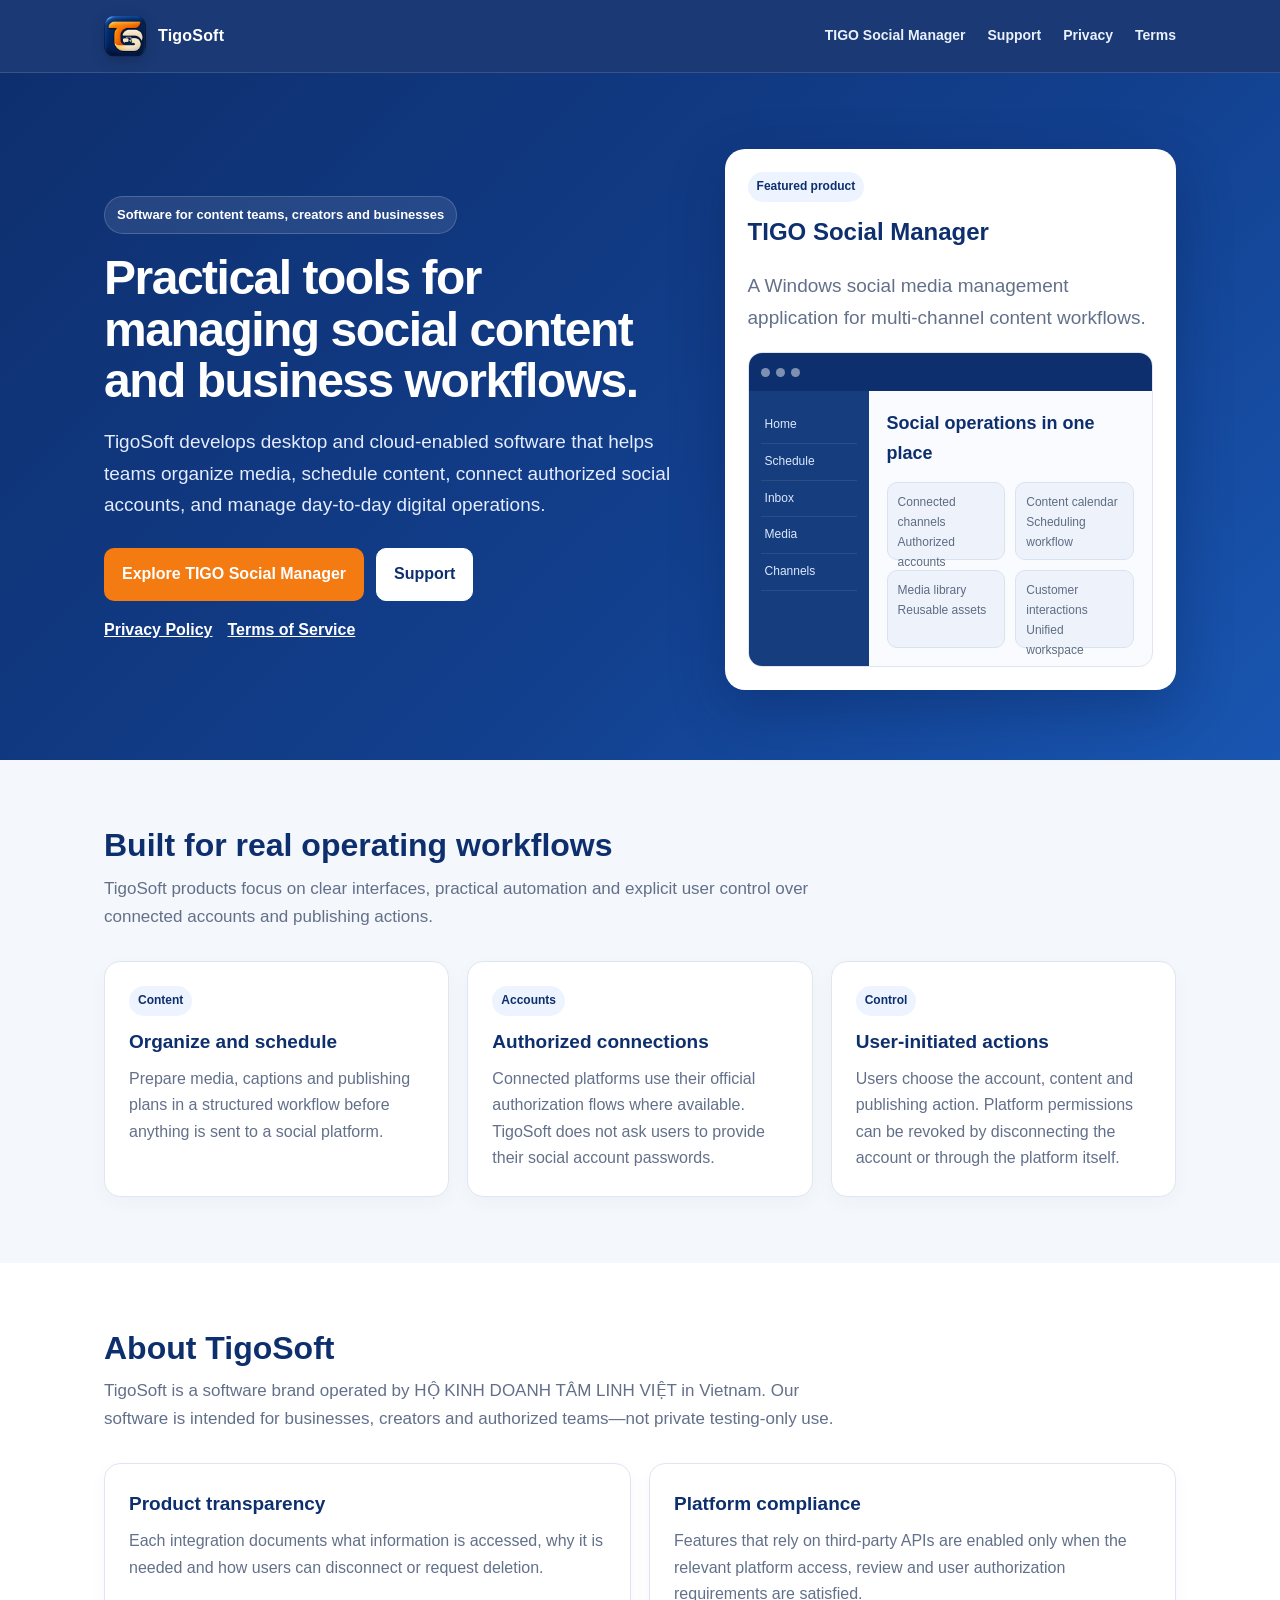
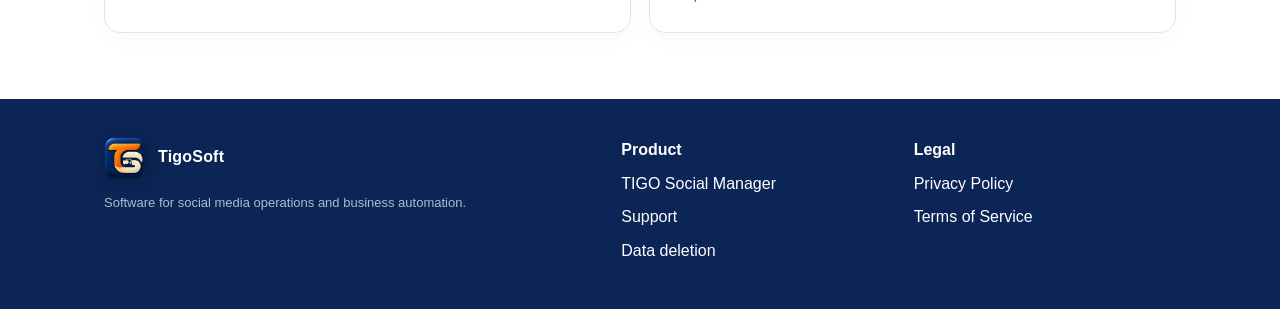
<file: index.html>
<!doctype html>
<html lang="en">
<head>
<meta charset="utf-8"><meta name="viewport" content="width=device-width,initial-scale=1">
<title>TigoSoft | TIGO Social Manager</title>
<meta name="description" content="TigoSoft builds practical software for social media operations, content workflows and business automation.">
<link rel="icon" type="image/png" href="/logo.png"><link rel="apple-touch-icon" href="/logo.png">
<link rel="stylesheet" href="/assets/site.css">
</head>
<body>
<header class="site-header"><div class="container row">
<a class="brand" href="/"><img src="/logo.png" alt="TIGO logo"><span>TigoSoft</span></a>
<nav><a href="/tigo-social-manager/">TIGO Social Manager</a><a href="/support/">Support</a><a href="/privacy/">Privacy</a><a href="/terms/">Terms</a></nav>
</div></header>

<main>
<section class="hero"><div class="container hero-grid">
<div>
<span class="kicker">Software for content teams, creators and businesses</span>
<h1>Practical tools for managing social content and business workflows.</h1>
<p>TigoSoft develops desktop and cloud-enabled software that helps teams organize media, schedule content, connect authorized social accounts, and manage day-to-day digital operations.</p>
<div class="actions"><a class="btn btn-primary" href="/tigo-social-manager/">Explore TIGO Social Manager</a><a class="btn btn-secondary" href="/support/">Support</a></div>
<div class="visible-legal"><a href="/privacy/">Privacy Policy</a><a href="/terms/">Terms of Service</a></div>
</div>
<div class="product-card">
<div class="badge">Featured product</div>
<h2 style="margin:0;color:#0e2f6e">TIGO Social Manager</h2>
<p style="color:#63708a">A Windows social media management application for multi-channel content workflows.</p>
<div class="app-window">
<div class="app-top"><span class="dot"></span><span class="dot"></span><span class="dot"></span></div>
<div class="app-body"><div class="side"><div>Home</div><div>Schedule</div><div>Inbox</div><div>Media</div><div>Channels</div></div>
<div class="mainmock"><div class="mock-title">Social operations in one place</div><div class="mock-row"><div class="mock-box">Connected channels<br>Authorized accounts</div><div class="mock-box">Content calendar<br>Scheduling workflow</div><div class="mock-box">Media library<br>Reusable assets</div><div class="mock-box">Customer interactions<br>Unified workspace</div></div></div></div>
</div>
</div>
</div></section>

<section><div class="container">
<div class="section-head"><h2>Built for real operating workflows</h2><p>TigoSoft products focus on clear interfaces, practical automation and explicit user control over connected accounts and publishing actions.</p></div>
<div class="grid-3">
<div class="card"><span class="badge">Content</span><h3>Organize and schedule</h3><p>Prepare media, captions and publishing plans in a structured workflow before anything is sent to a social platform.</p></div>
<div class="card"><span class="badge">Accounts</span><h3>Authorized connections</h3><p>Connected platforms use their official authorization flows where available. TigoSoft does not ask users to provide their social account passwords.</p></div>
<div class="card"><span class="badge">Control</span><h3>User-initiated actions</h3><p>Users choose the account, content and publishing action. Platform permissions can be revoked by disconnecting the account or through the platform itself.</p></div>
</div>
</div></section>

<section style="background:#fff"><div class="container">
<div class="section-head"><h2>About TigoSoft</h2><p>TigoSoft is a software brand operated by HỘ KINH DOANH TÂM LINH VIỆT in Vietnam. Our software is intended for businesses, creators and authorized teams—not private testing-only use.</p></div>
<div class="grid-2">
<div class="card"><h3>Product transparency</h3><p>Each integration documents what information is accessed, why it is needed and how users can disconnect or request deletion.</p></div>
<div class="card"><h3>Platform compliance</h3><p>Features that rely on third-party APIs are enabled only when the relevant platform access, review and user authorization requirements are satisfied.</p></div>
</div>
</div></section>
</main>

<footer class="site-footer"><div class="container footer-grid">
<div><a class="brand" href="/"><img src="/logo.png" alt="TIGO logo"><span>TigoSoft</span></a><p class="small">Software for social media operations and business automation.</p></div>
<div><div class="footer-title">Product</div><ul><li><a href="/tigo-social-manager/">TIGO Social Manager</a></li><li><a href="/support/">Support</a></li><li><a href="/data-deletion/">Data deletion</a></li></ul></div>
<div><div class="footer-title">Legal</div><ul><li><a href="/privacy/">Privacy Policy</a></li><li><a href="/terms/">Terms of Service</a></li></ul></div>
</div></footer>
</body></html>
</file>
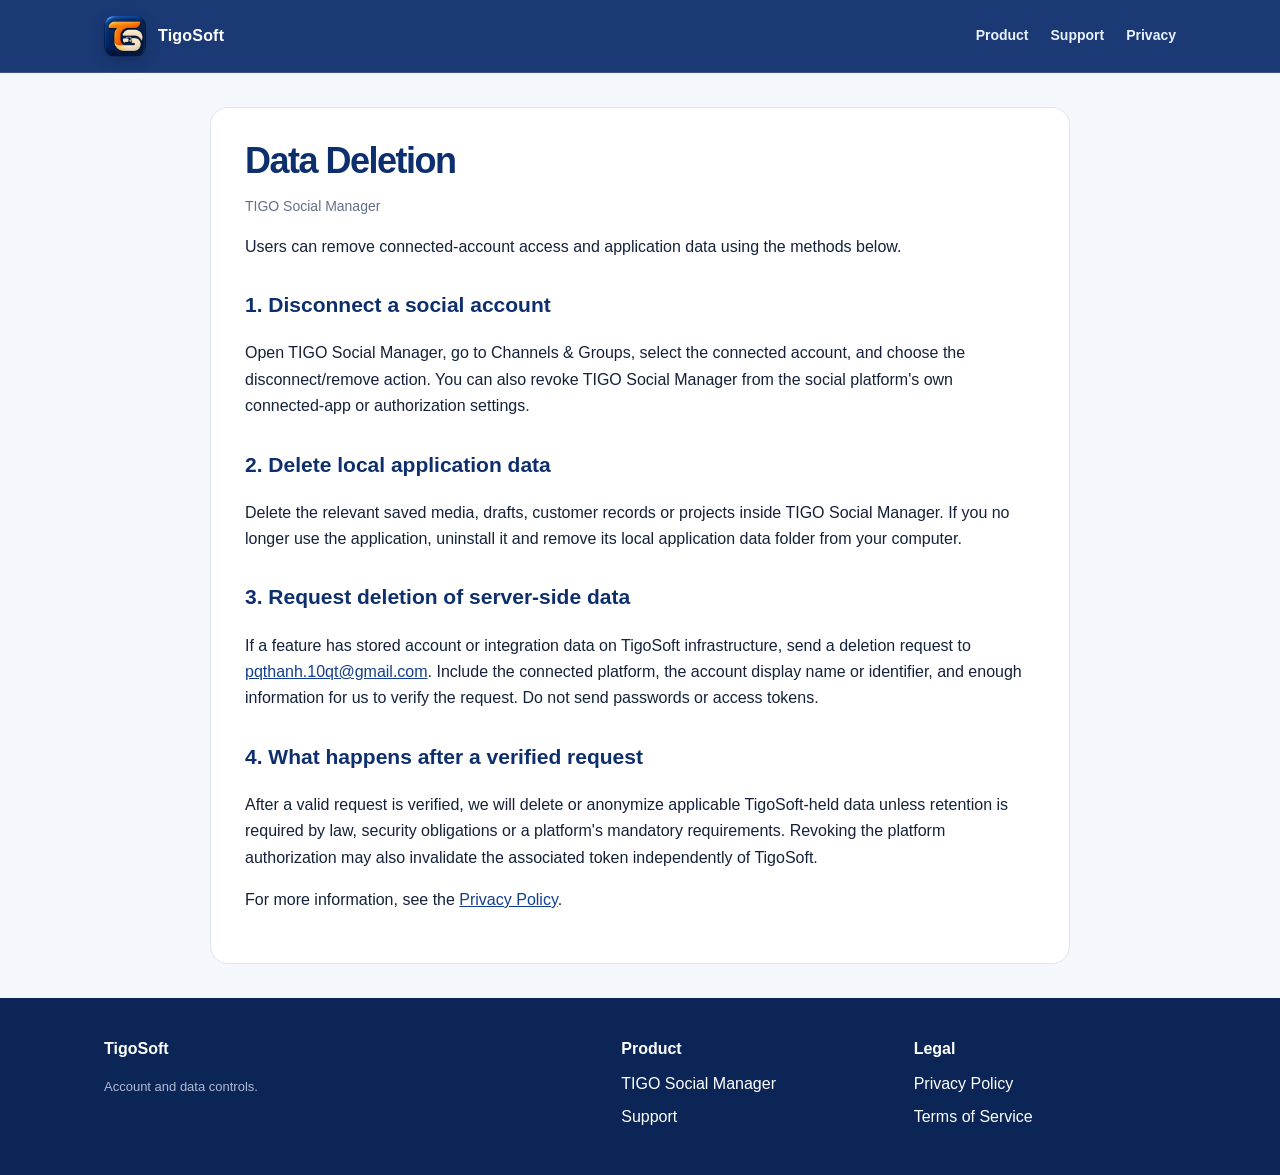
<file: data-deletion/index.html>
<!doctype html>
<html lang="en"><head><meta charset="utf-8"><meta name="viewport" content="width=device-width,initial-scale=1">
<title>Data Deletion | TIGO Social Manager</title><meta name="description" content="How to disconnect accounts and request deletion of TIGO Social Manager data.">
<link rel="icon" type="image/png" href="/logo.png"><link rel="apple-touch-icon" href="/logo.png"><link rel="stylesheet" href="/assets/site.css"></head>
<body><header class="site-header"><div class="container row"><a class="brand" href="/"><img src="/logo.png" alt="TIGO logo"><span>TigoSoft</span></a><nav><a href="/tigo-social-manager/">Product</a><a href="/support/">Support</a><a href="/privacy/">Privacy</a></nav></div></header>
<main class="container"><article class="legal"><h1>Data Deletion</h1><p class="date">TIGO Social Manager</p>
<p>Users can remove connected-account access and application data using the methods below.</p>
<h2>1. Disconnect a social account</h2><p>Open TIGO Social Manager, go to Channels & Groups, select the connected account, and choose the disconnect/remove action. You can also revoke TIGO Social Manager from the social platform's own connected-app or authorization settings.</p>
<h2>2. Delete local application data</h2><p>Delete the relevant saved media, drafts, customer records or projects inside TIGO Social Manager. If you no longer use the application, uninstall it and remove its local application data folder from your computer.</p>
<h2>3. Request deletion of server-side data</h2><p>If a feature has stored account or integration data on TigoSoft infrastructure, send a deletion request to <a href="mailto:pqthanh.10qt@gmail.com">pqthanh.10qt@gmail.com</a>. Include the connected platform, the account display name or identifier, and enough information for us to verify the request. Do not send passwords or access tokens.</p>
<h2>4. What happens after a verified request</h2><p>After a valid request is verified, we will delete or anonymize applicable TigoSoft-held data unless retention is required by law, security obligations or a platform's mandatory requirements. Revoking the platform authorization may also invalidate the associated token independently of TigoSoft.</p>
<p>For more information, see the <a href="/privacy/">Privacy Policy</a>.</p>
</article></main>
<footer class="site-footer"><div class="container footer-grid"><div><div class="footer-title">TigoSoft</div><p class="small">Account and data controls.</p></div><div><div class="footer-title">Product</div><ul><li><a href="/tigo-social-manager/">TIGO Social Manager</a></li><li><a href="/support/">Support</a></li></ul></div><div><div class="footer-title">Legal</div><ul><li><a href="/privacy/">Privacy Policy</a></li><li><a href="/terms/">Terms of Service</a></li></ul></div></div></footer>
</body></html>
</file>
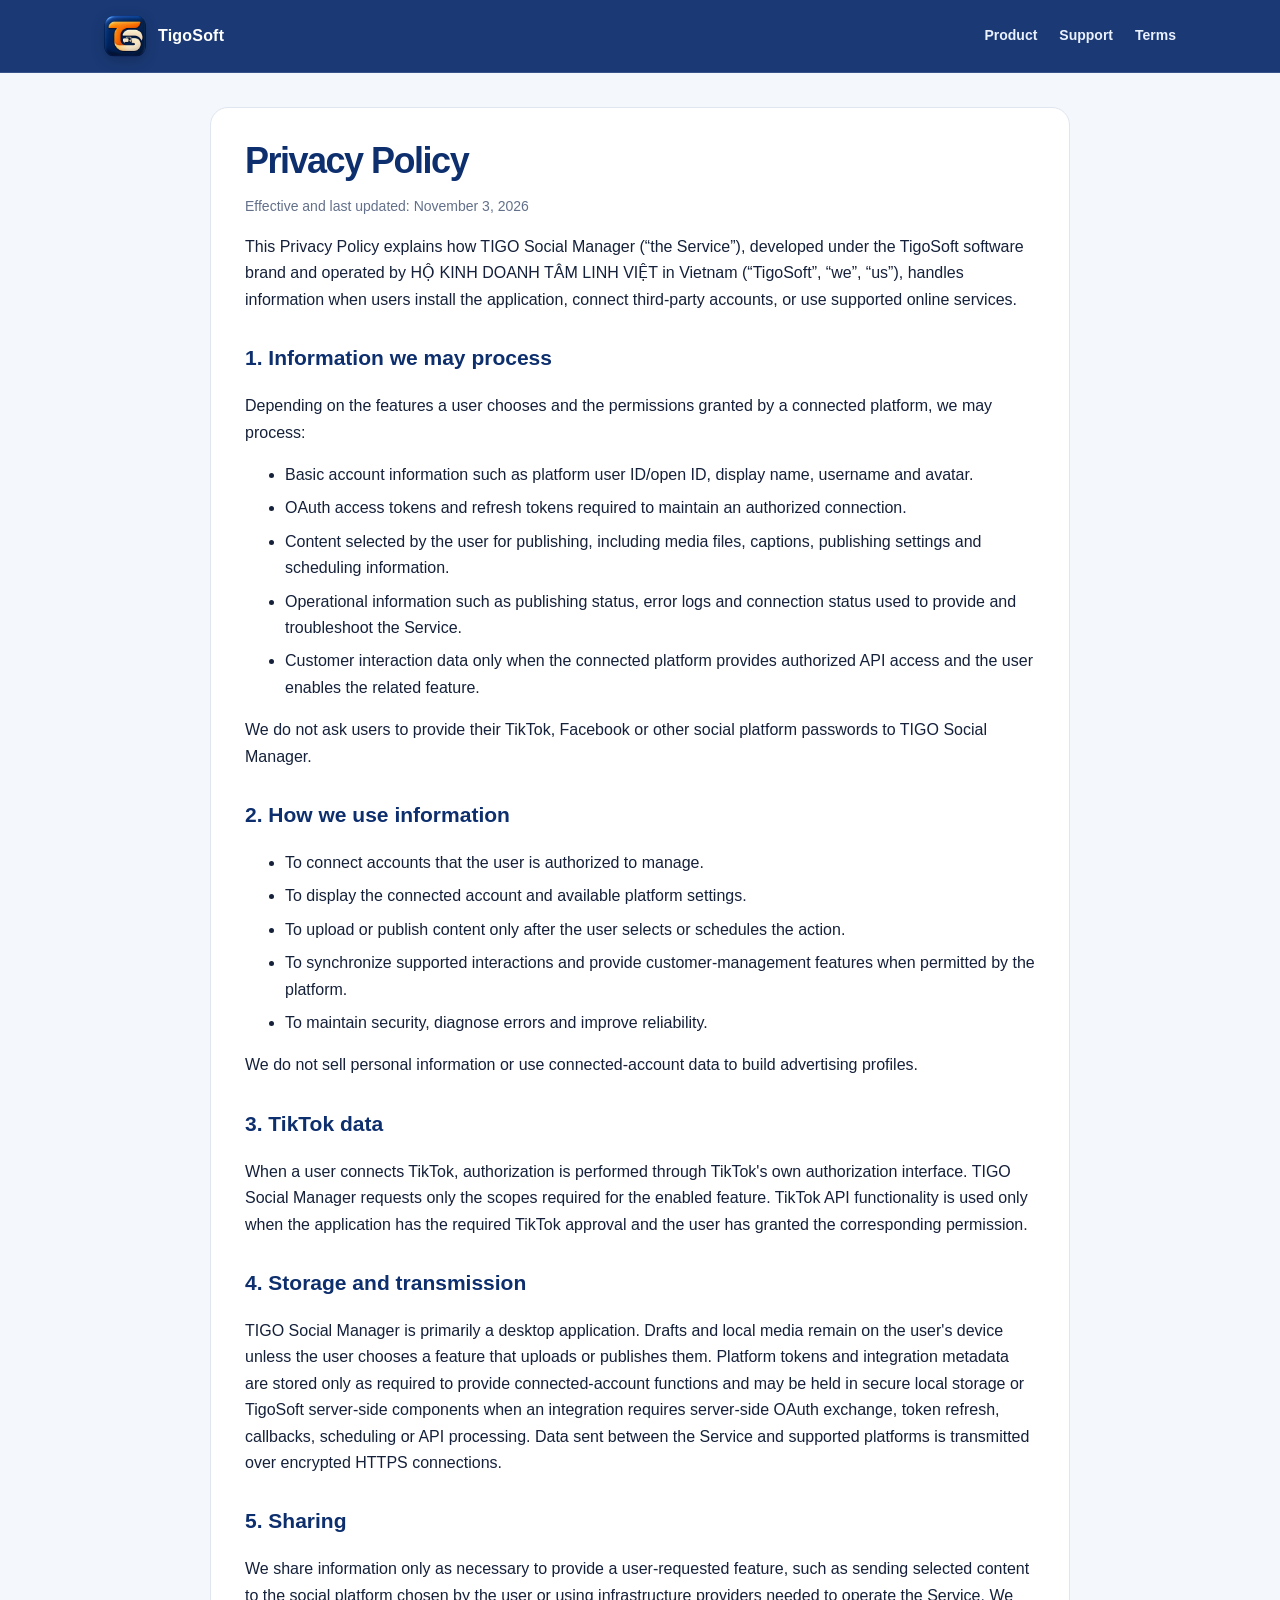
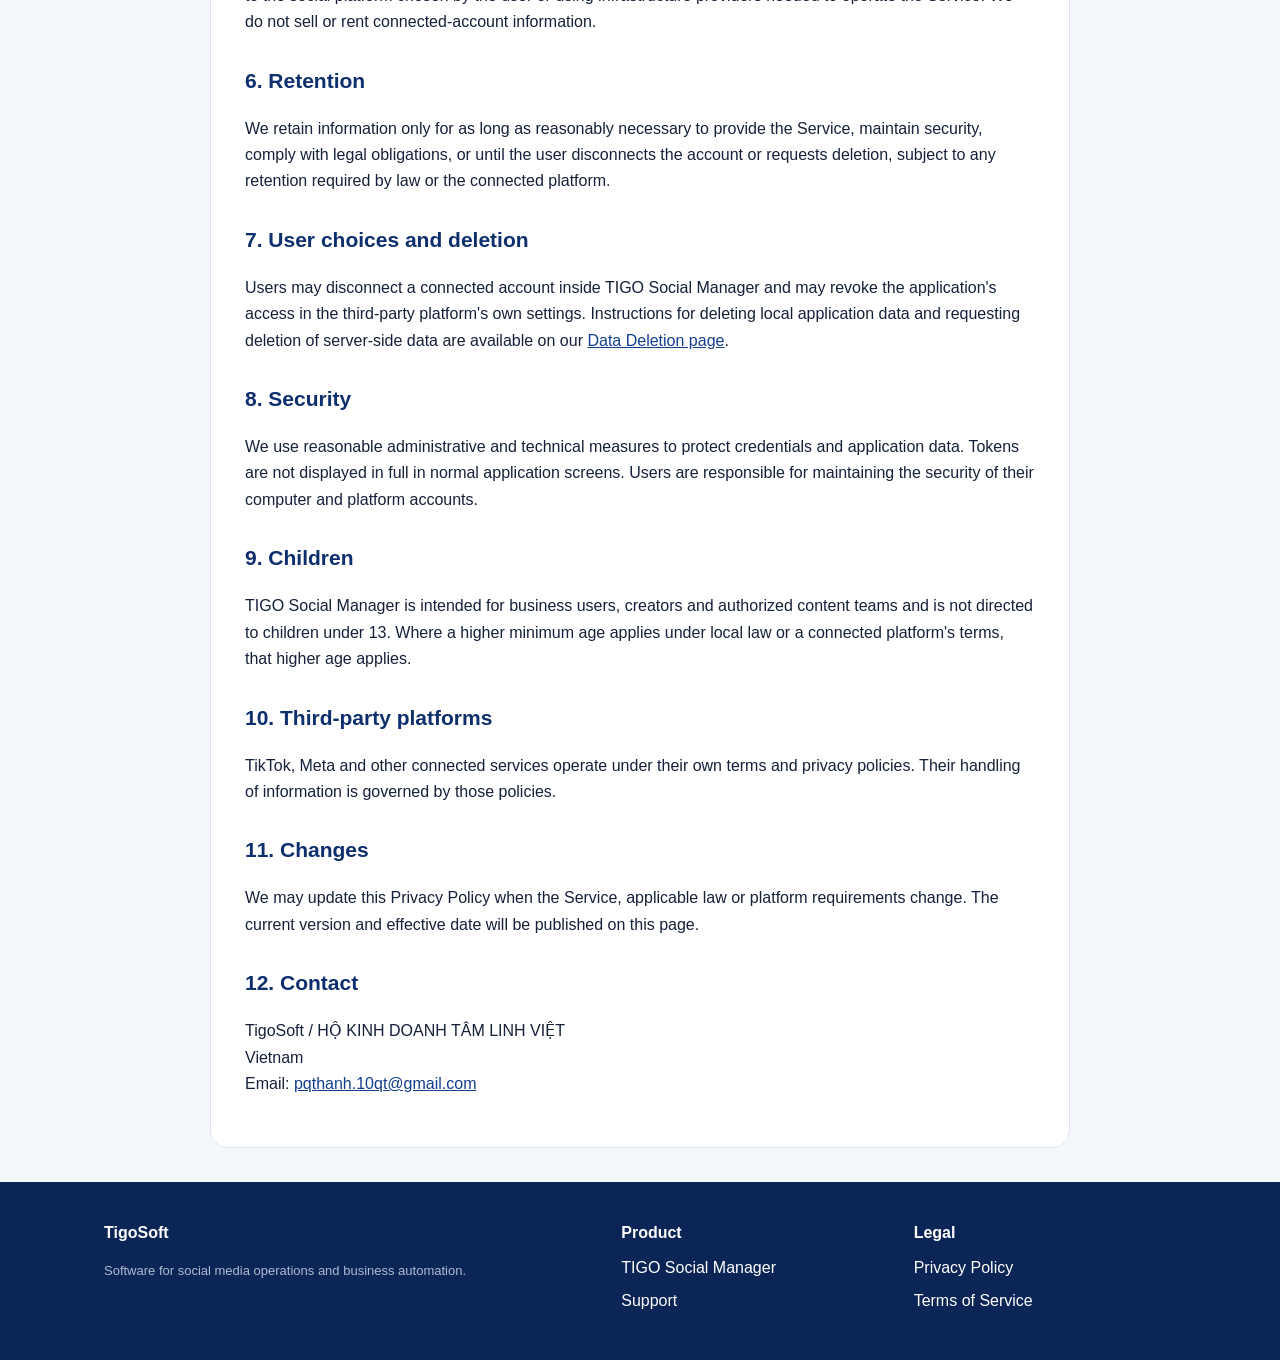
<file: privacy/index.html>
<!doctype html>
<html lang="en"><head><meta charset="utf-8"><meta name="viewport" content="width=device-width,initial-scale=1">
<title>Privacy Policy | TIGO Social Manager</title><meta name="description" content="Privacy Policy for TIGO Social Manager by TigoSoft.">
<link rel="icon" type="image/png" href="/logo.png"><link rel="apple-touch-icon" href="/logo.png"><link rel="stylesheet" href="/assets/site.css"></head>
<body><header class="site-header"><div class="container row"><a class="brand" href="/"><img src="/logo.png" alt="TIGO logo"><span>TigoSoft</span></a><nav><a href="/tigo-social-manager/">Product</a><a href="/support/">Support</a><a href="/terms/">Terms</a></nav></div></header>
<main class="container"><article class="legal">
<h1>Privacy Policy</h1><p class="date">Effective and last updated: November 3, 2026</p>
<p>This Privacy Policy explains how TIGO Social Manager (“the Service”), developed under the TigoSoft software brand and operated by HỘ KINH DOANH TÂM LINH VIỆT in Vietnam (“TigoSoft”, “we”, “us”), handles information when users install the application, connect third-party accounts, or use supported online services.</p>

<h2>1. Information we may process</h2>
<p>Depending on the features a user chooses and the permissions granted by a connected platform, we may process:</p>
<ul>
<li>Basic account information such as platform user ID/open ID, display name, username and avatar.</li>
<li>OAuth access tokens and refresh tokens required to maintain an authorized connection.</li>
<li>Content selected by the user for publishing, including media files, captions, publishing settings and scheduling information.</li>
<li>Operational information such as publishing status, error logs and connection status used to provide and troubleshoot the Service.</li>
<li>Customer interaction data only when the connected platform provides authorized API access and the user enables the related feature.</li>
</ul>
<p>We do not ask users to provide their TikTok, Facebook or other social platform passwords to TIGO Social Manager.</p>

<h2>2. How we use information</h2>
<ul>
<li>To connect accounts that the user is authorized to manage.</li>
<li>To display the connected account and available platform settings.</li>
<li>To upload or publish content only after the user selects or schedules the action.</li>
<li>To synchronize supported interactions and provide customer-management features when permitted by the platform.</li>
<li>To maintain security, diagnose errors and improve reliability.</li>
</ul>
<p>We do not sell personal information or use connected-account data to build advertising profiles.</p>

<h2>3. TikTok data</h2>
<p>When a user connects TikTok, authorization is performed through TikTok's own authorization interface. TIGO Social Manager requests only the scopes required for the enabled feature. TikTok API functionality is used only when the application has the required TikTok approval and the user has granted the corresponding permission.</p>

<h2>4. Storage and transmission</h2>
<p>TIGO Social Manager is primarily a desktop application. Drafts and local media remain on the user's device unless the user chooses a feature that uploads or publishes them. Platform tokens and integration metadata are stored only as required to provide connected-account functions and may be held in secure local storage or TigoSoft server-side components when an integration requires server-side OAuth exchange, token refresh, callbacks, scheduling or API processing. Data sent between the Service and supported platforms is transmitted over encrypted HTTPS connections.</p>

<h2>5. Sharing</h2>
<p>We share information only as necessary to provide a user-requested feature, such as sending selected content to the social platform chosen by the user or using infrastructure providers needed to operate the Service. We do not sell or rent connected-account information.</p>

<h2>6. Retention</h2>
<p>We retain information only for as long as reasonably necessary to provide the Service, maintain security, comply with legal obligations, or until the user disconnects the account or requests deletion, subject to any retention required by law or the connected platform.</p>

<h2>7. User choices and deletion</h2>
<p>Users may disconnect a connected account inside TIGO Social Manager and may revoke the application's access in the third-party platform's own settings. Instructions for deleting local application data and requesting deletion of server-side data are available on our <a href="/data-deletion/">Data Deletion page</a>.</p>

<h2>8. Security</h2>
<p>We use reasonable administrative and technical measures to protect credentials and application data. Tokens are not displayed in full in normal application screens. Users are responsible for maintaining the security of their computer and platform accounts.</p>

<h2>9. Children</h2>
<p>TIGO Social Manager is intended for business users, creators and authorized content teams and is not directed to children under 13. Where a higher minimum age applies under local law or a connected platform's terms, that higher age applies.</p>

<h2>10. Third-party platforms</h2>
<p>TikTok, Meta and other connected services operate under their own terms and privacy policies. Their handling of information is governed by those policies.</p>

<h2>11. Changes</h2>
<p>We may update this Privacy Policy when the Service, applicable law or platform requirements change. The current version and effective date will be published on this page.</p>

<h2>12. Contact</h2>
<p>TigoSoft / HỘ KINH DOANH TÂM LINH VIỆT<br>Vietnam<br>Email: <a href="mailto:pqthanh.10qt@gmail.com">pqthanh.10qt@gmail.com</a></p>
</article></main>
<footer class="site-footer"><div class="container footer-grid"><div><div class="footer-title">TigoSoft</div><p class="small">Software for social media operations and business automation.</p></div><div><div class="footer-title">Product</div><ul><li><a href="/tigo-social-manager/">TIGO Social Manager</a></li><li><a href="/support/">Support</a></li></ul></div><div><div class="footer-title">Legal</div><ul><li><a href="/privacy/">Privacy Policy</a></li><li><a href="/terms/">Terms of Service</a></li></ul></div></div></footer>
</body></html>
</file>
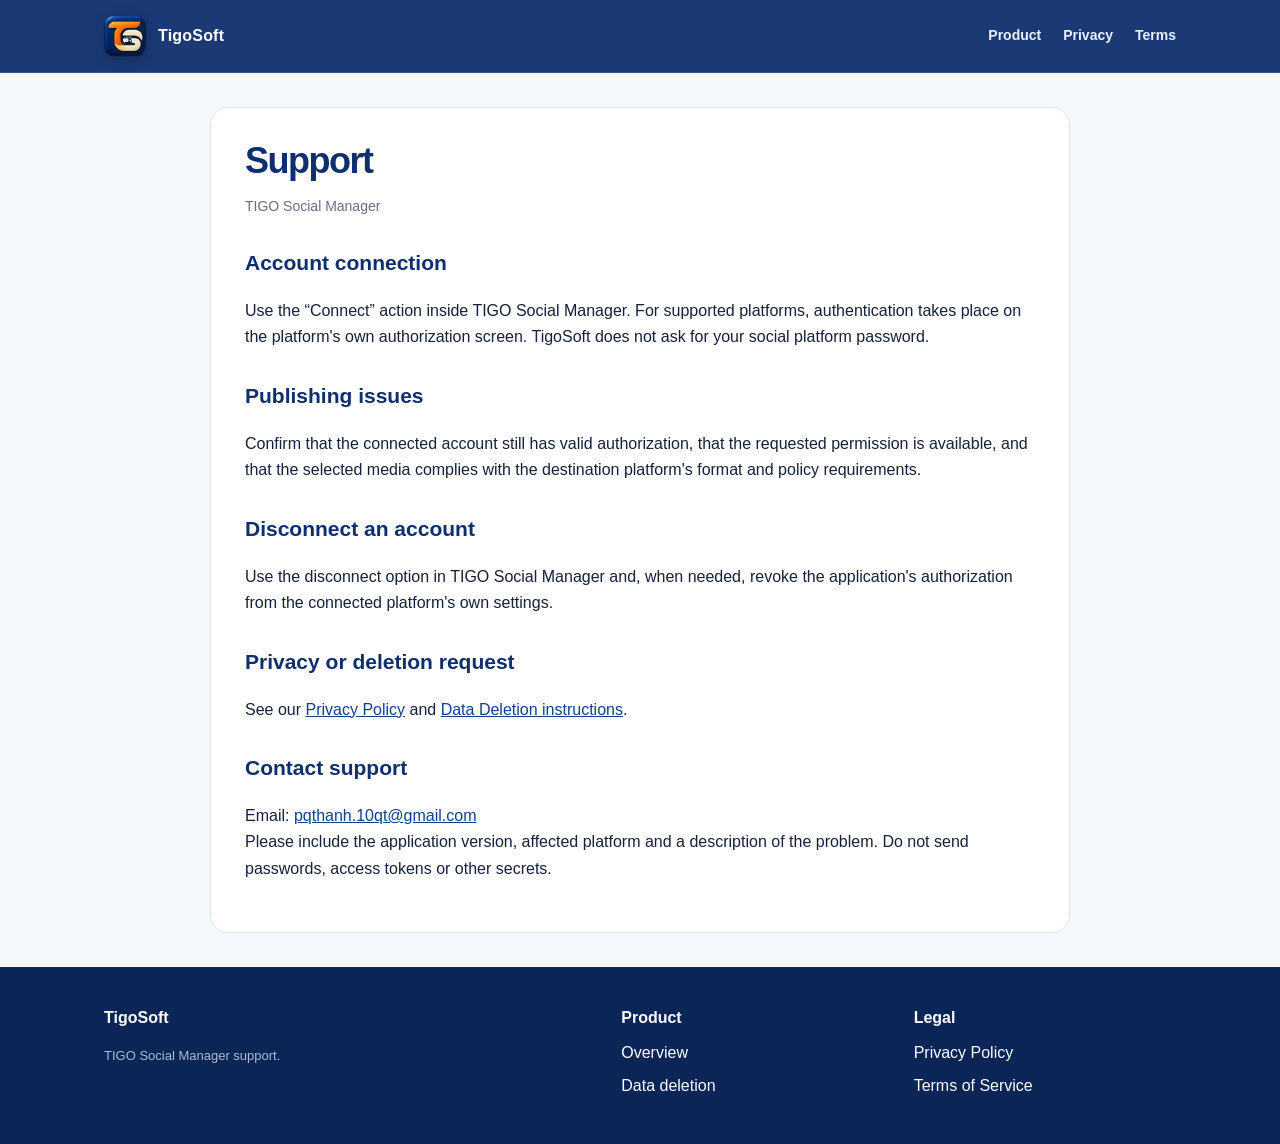
<file: support/index.html>
<!doctype html>
<html lang="en"><head><meta charset="utf-8"><meta name="viewport" content="width=device-width,initial-scale=1">
<title>Support | TIGO Social Manager</title><meta name="description" content="Support information for TIGO Social Manager.">
<link rel="icon" type="image/png" href="/logo.png"><link rel="apple-touch-icon" href="/logo.png"><link rel="stylesheet" href="/assets/site.css"></head>
<body><header class="site-header"><div class="container row"><a class="brand" href="/"><img src="/logo.png" alt="TIGO logo"><span>TigoSoft</span></a><nav><a href="/tigo-social-manager/">Product</a><a href="/privacy/">Privacy</a><a href="/terms/">Terms</a></nav></div></header>
<main class="container"><article class="legal"><h1>Support</h1><p class="date">TIGO Social Manager</p>
<h2>Account connection</h2><p>Use the “Connect” action inside TIGO Social Manager. For supported platforms, authentication takes place on the platform's own authorization screen. TigoSoft does not ask for your social platform password.</p>
<h2>Publishing issues</h2><p>Confirm that the connected account still has valid authorization, that the requested permission is available, and that the selected media complies with the destination platform's format and policy requirements.</p>
<h2>Disconnect an account</h2><p>Use the disconnect option in TIGO Social Manager and, when needed, revoke the application's authorization from the connected platform's own settings.</p>
<h2>Privacy or deletion request</h2><p>See our <a href="/privacy/">Privacy Policy</a> and <a href="/data-deletion/">Data Deletion instructions</a>.</p>
<h2>Contact support</h2><p>Email: <a href="mailto:pqthanh.10qt@gmail.com">pqthanh.10qt@gmail.com</a><br>Please include the application version, affected platform and a description of the problem. Do not send passwords, access tokens or other secrets.</p>
</article></main>
<footer class="site-footer"><div class="container footer-grid"><div><div class="footer-title">TigoSoft</div><p class="small">TIGO Social Manager support.</p></div><div><div class="footer-title">Product</div><ul><li><a href="/tigo-social-manager/">Overview</a></li><li><a href="/data-deletion/">Data deletion</a></li></ul></div><div><div class="footer-title">Legal</div><ul><li><a href="/privacy/">Privacy Policy</a></li><li><a href="/terms/">Terms of Service</a></li></ul></div></div></footer>
</body></html>
</file>
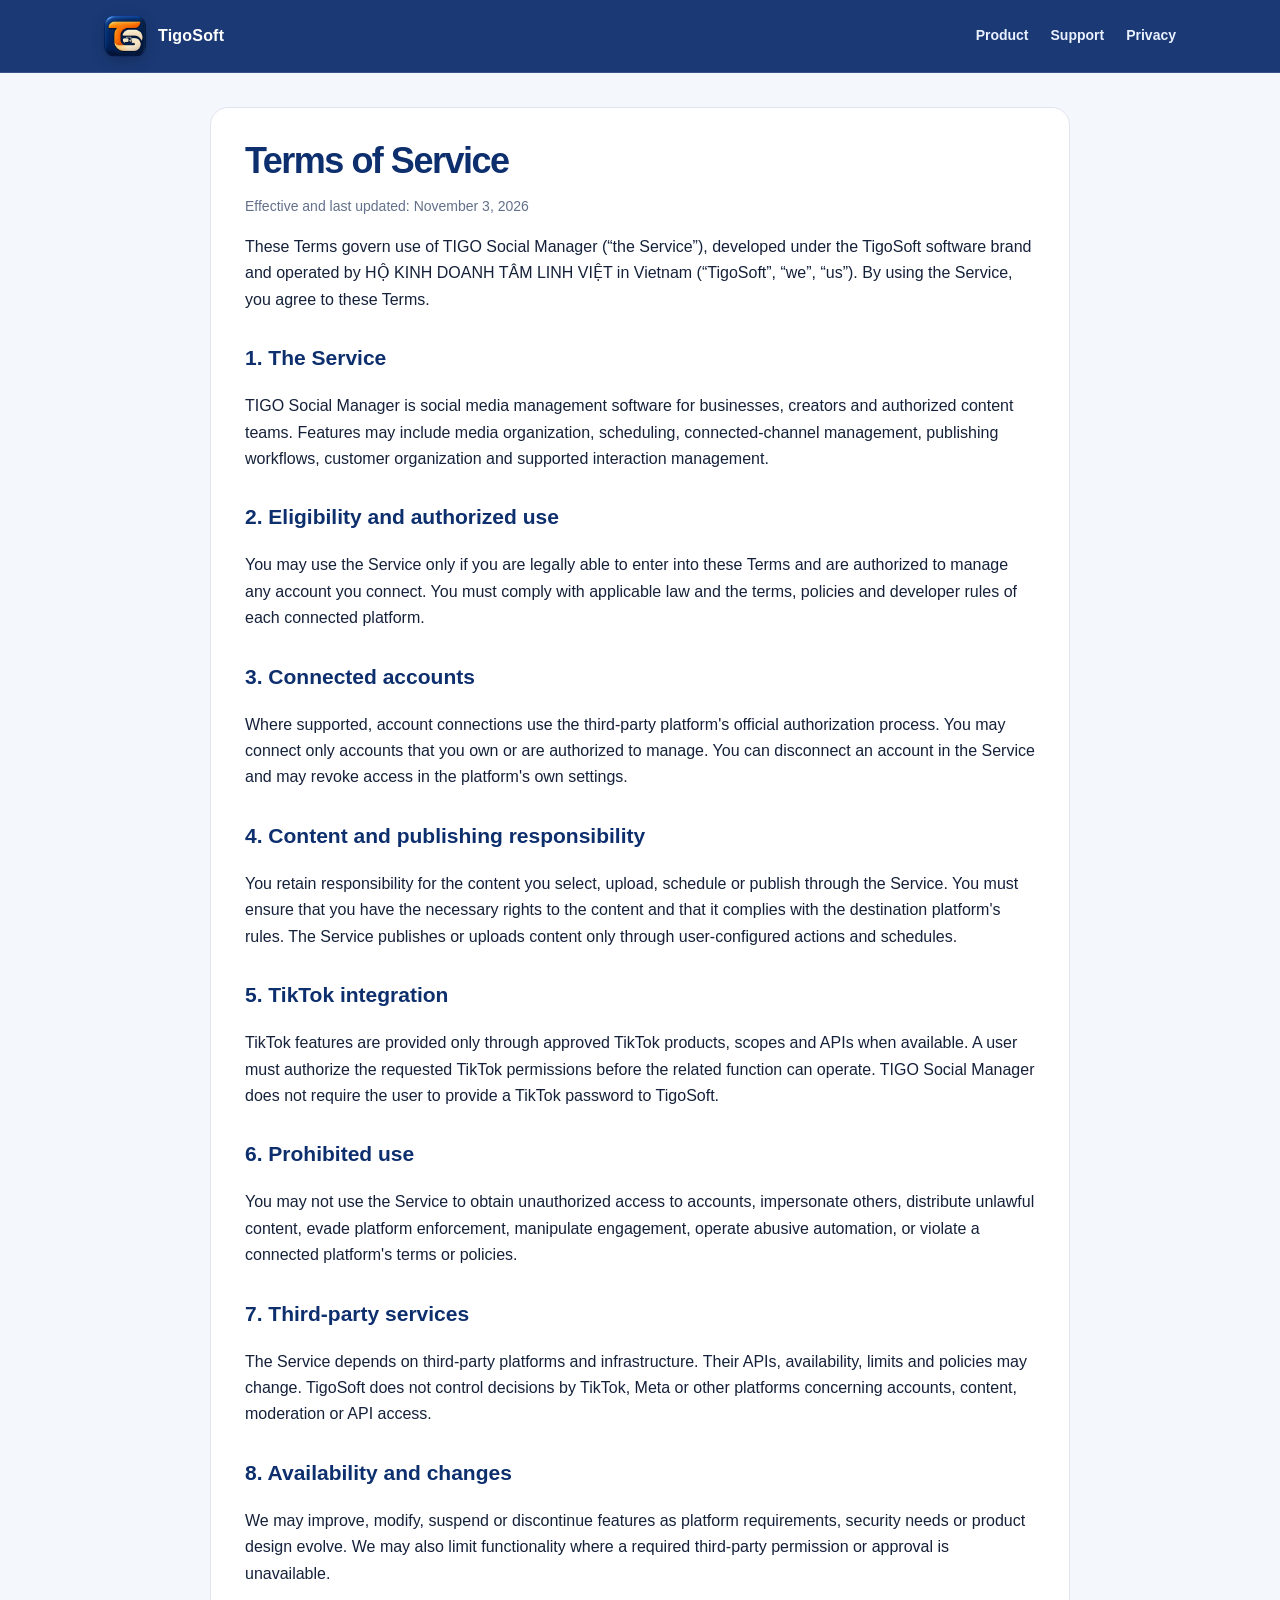
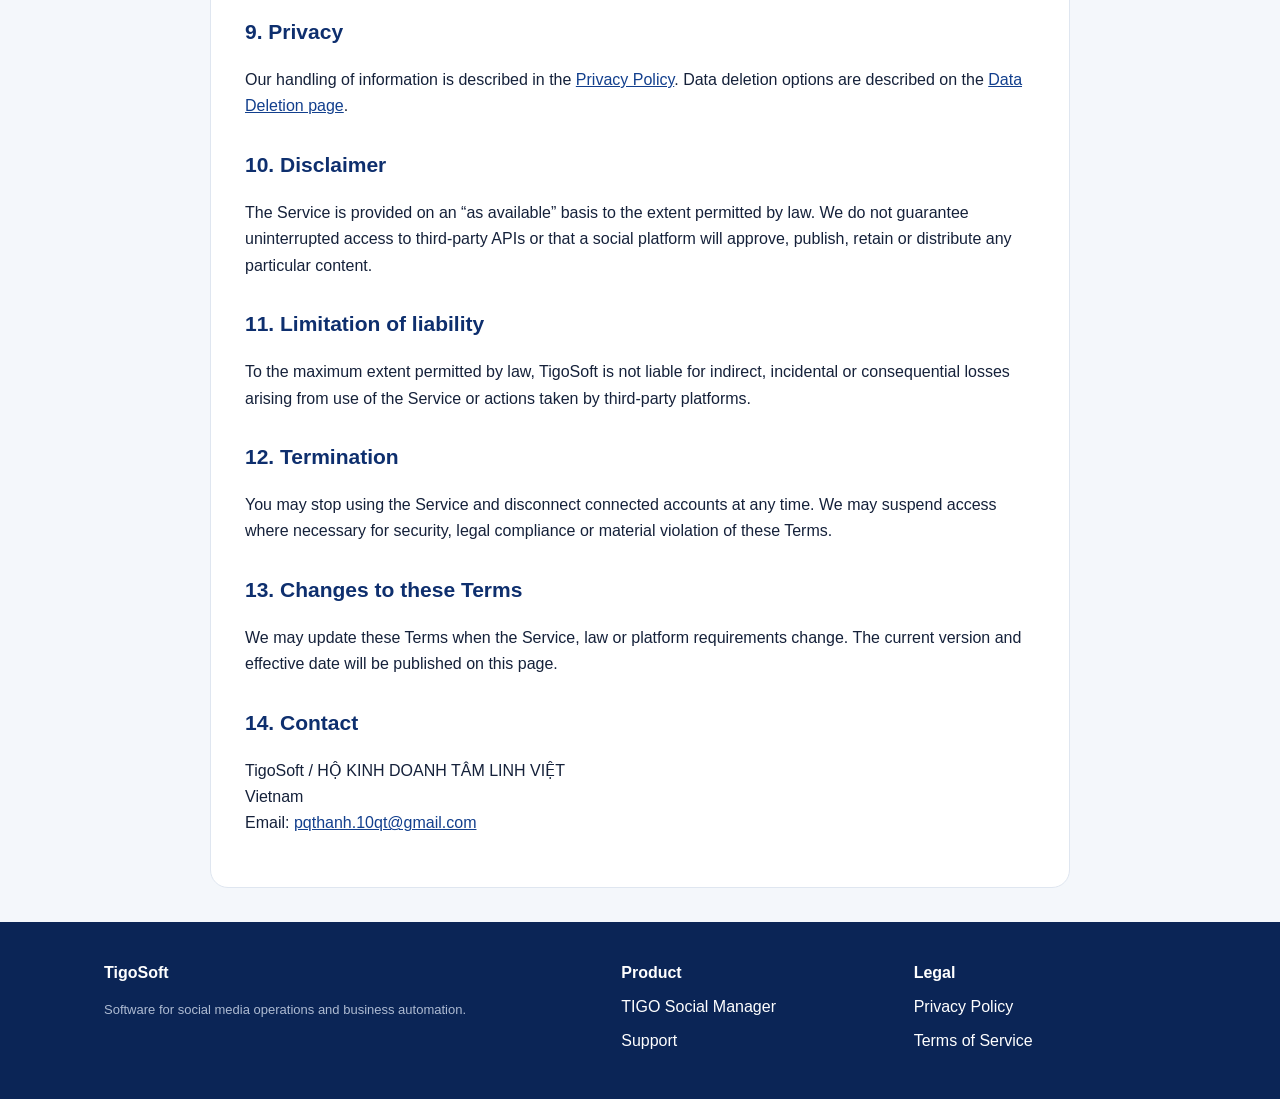
<file: terms/index.html>
<!doctype html>
<html lang="en"><head><meta charset="utf-8"><meta name="viewport" content="width=device-width,initial-scale=1">
<title>Terms of Service | TIGO Social Manager</title><meta name="description" content="Terms of Service for TIGO Social Manager by TigoSoft.">
<link rel="icon" type="image/png" href="/logo.png"><link rel="apple-touch-icon" href="/logo.png"><link rel="stylesheet" href="/assets/site.css"></head>
<body><header class="site-header"><div class="container row"><a class="brand" href="/"><img src="/logo.png" alt="TIGO logo"><span>TigoSoft</span></a><nav><a href="/tigo-social-manager/">Product</a><a href="/support/">Support</a><a href="/privacy/">Privacy</a></nav></div></header>
<main class="container"><article class="legal">
<h1>Terms of Service</h1><p class="date">Effective and last updated: November 3, 2026</p>
<p>These Terms govern use of TIGO Social Manager (“the Service”), developed under the TigoSoft software brand and operated by HỘ KINH DOANH TÂM LINH VIỆT in Vietnam (“TigoSoft”, “we”, “us”). By using the Service, you agree to these Terms.</p>

<h2>1. The Service</h2>
<p>TIGO Social Manager is social media management software for businesses, creators and authorized content teams. Features may include media organization, scheduling, connected-channel management, publishing workflows, customer organization and supported interaction management.</p>

<h2>2. Eligibility and authorized use</h2>
<p>You may use the Service only if you are legally able to enter into these Terms and are authorized to manage any account you connect. You must comply with applicable law and the terms, policies and developer rules of each connected platform.</p>

<h2>3. Connected accounts</h2>
<p>Where supported, account connections use the third-party platform's official authorization process. You may connect only accounts that you own or are authorized to manage. You can disconnect an account in the Service and may revoke access in the platform's own settings.</p>

<h2>4. Content and publishing responsibility</h2>
<p>You retain responsibility for the content you select, upload, schedule or publish through the Service. You must ensure that you have the necessary rights to the content and that it complies with the destination platform's rules. The Service publishes or uploads content only through user-configured actions and schedules.</p>

<h2>5. TikTok integration</h2>
<p>TikTok features are provided only through approved TikTok products, scopes and APIs when available. A user must authorize the requested TikTok permissions before the related function can operate. TIGO Social Manager does not require the user to provide a TikTok password to TigoSoft.</p>

<h2>6. Prohibited use</h2>
<p>You may not use the Service to obtain unauthorized access to accounts, impersonate others, distribute unlawful content, evade platform enforcement, manipulate engagement, operate abusive automation, or violate a connected platform's terms or policies.</p>

<h2>7. Third-party services</h2>
<p>The Service depends on third-party platforms and infrastructure. Their APIs, availability, limits and policies may change. TigoSoft does not control decisions by TikTok, Meta or other platforms concerning accounts, content, moderation or API access.</p>

<h2>8. Availability and changes</h2>
<p>We may improve, modify, suspend or discontinue features as platform requirements, security needs or product design evolve. We may also limit functionality where a required third-party permission or approval is unavailable.</p>

<h2>9. Privacy</h2>
<p>Our handling of information is described in the <a href="/privacy/">Privacy Policy</a>. Data deletion options are described on the <a href="/data-deletion/">Data Deletion page</a>.</p>

<h2>10. Disclaimer</h2>
<p>The Service is provided on an “as available” basis to the extent permitted by law. We do not guarantee uninterrupted access to third-party APIs or that a social platform will approve, publish, retain or distribute any particular content.</p>

<h2>11. Limitation of liability</h2>
<p>To the maximum extent permitted by law, TigoSoft is not liable for indirect, incidental or consequential losses arising from use of the Service or actions taken by third-party platforms.</p>

<h2>12. Termination</h2>
<p>You may stop using the Service and disconnect connected accounts at any time. We may suspend access where necessary for security, legal compliance or material violation of these Terms.</p>

<h2>13. Changes to these Terms</h2>
<p>We may update these Terms when the Service, law or platform requirements change. The current version and effective date will be published on this page.</p>

<h2>14. Contact</h2>
<p>TigoSoft / HỘ KINH DOANH TÂM LINH VIỆT<br>Vietnam<br>Email: <a href="mailto:pqthanh.10qt@gmail.com">pqthanh.10qt@gmail.com</a></p>
</article></main>
<footer class="site-footer"><div class="container footer-grid"><div><div class="footer-title">TigoSoft</div><p class="small">Software for social media operations and business automation.</p></div><div><div class="footer-title">Product</div><ul><li><a href="/tigo-social-manager/">TIGO Social Manager</a></li><li><a href="/support/">Support</a></li></ul></div><div><div class="footer-title">Legal</div><ul><li><a href="/privacy/">Privacy Policy</a></li><li><a href="/terms/">Terms of Service</a></li></ul></div></div></footer>
</body></html>
</file>
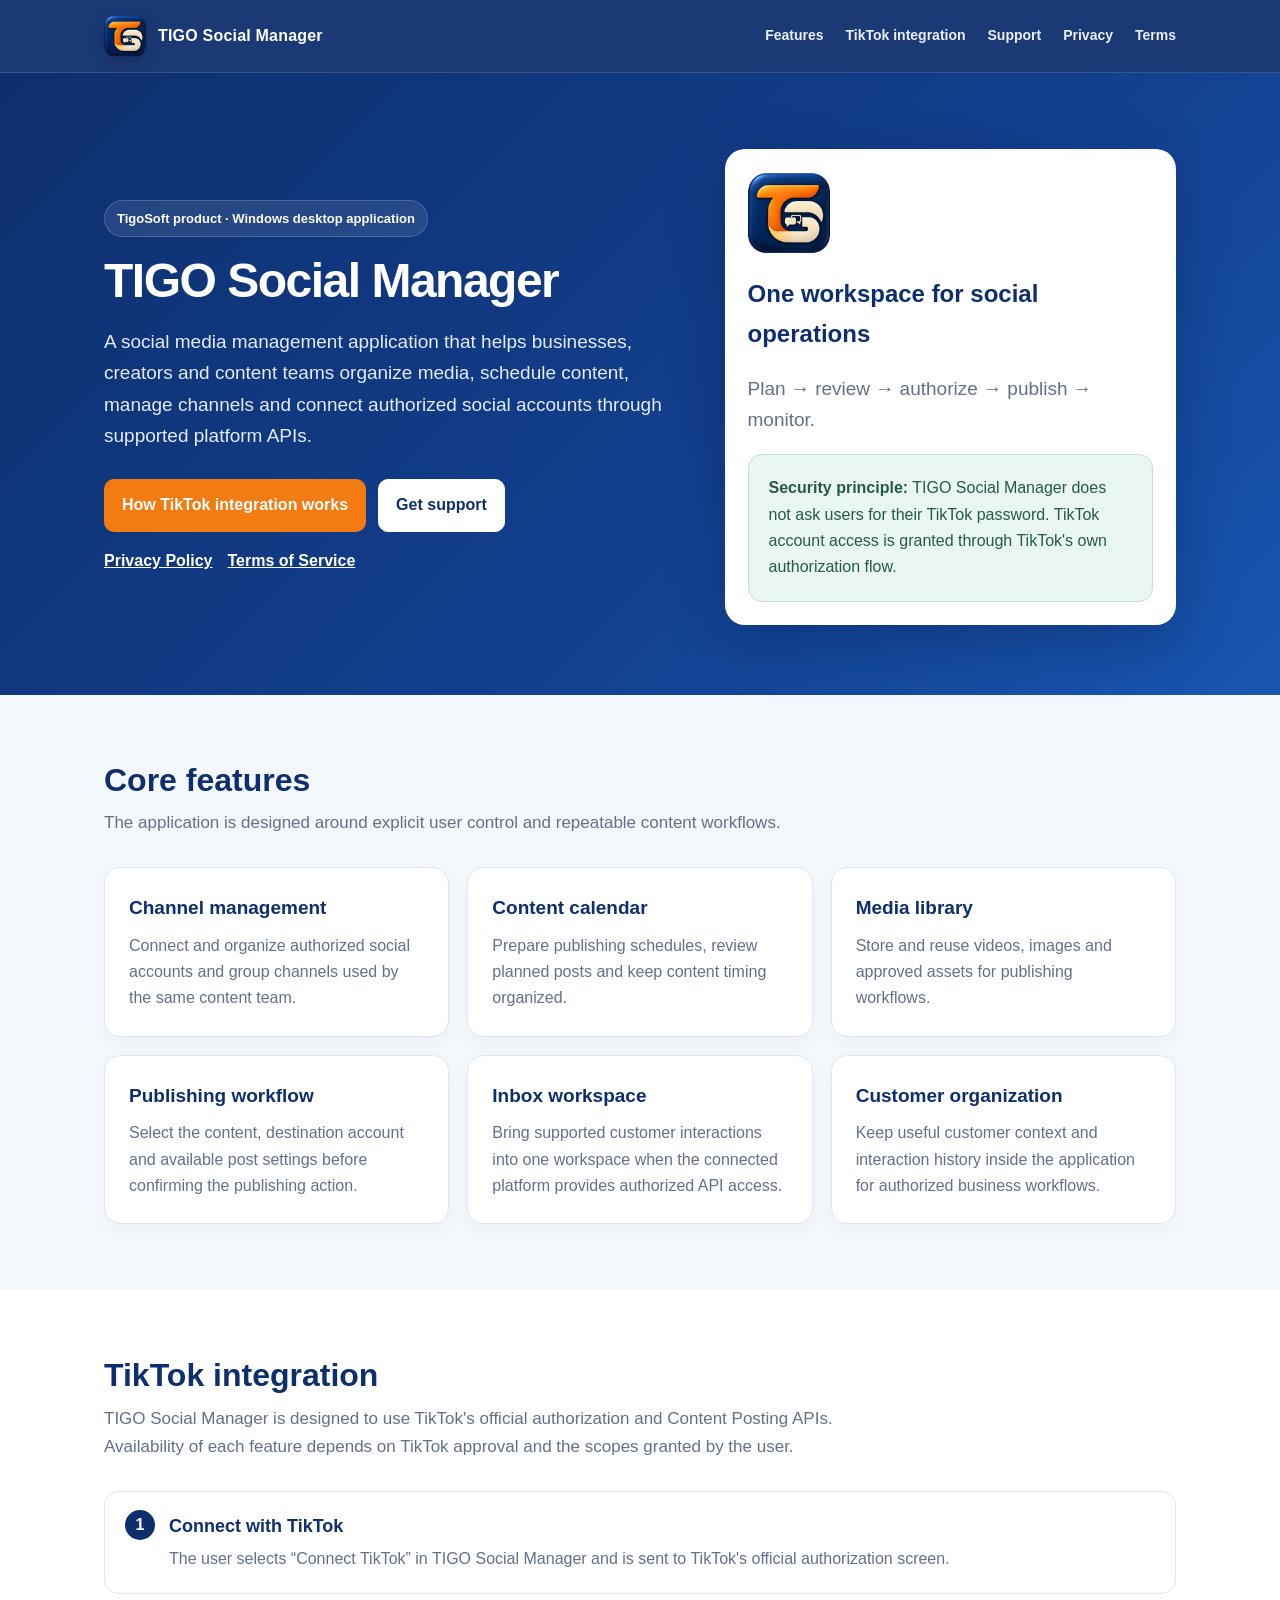
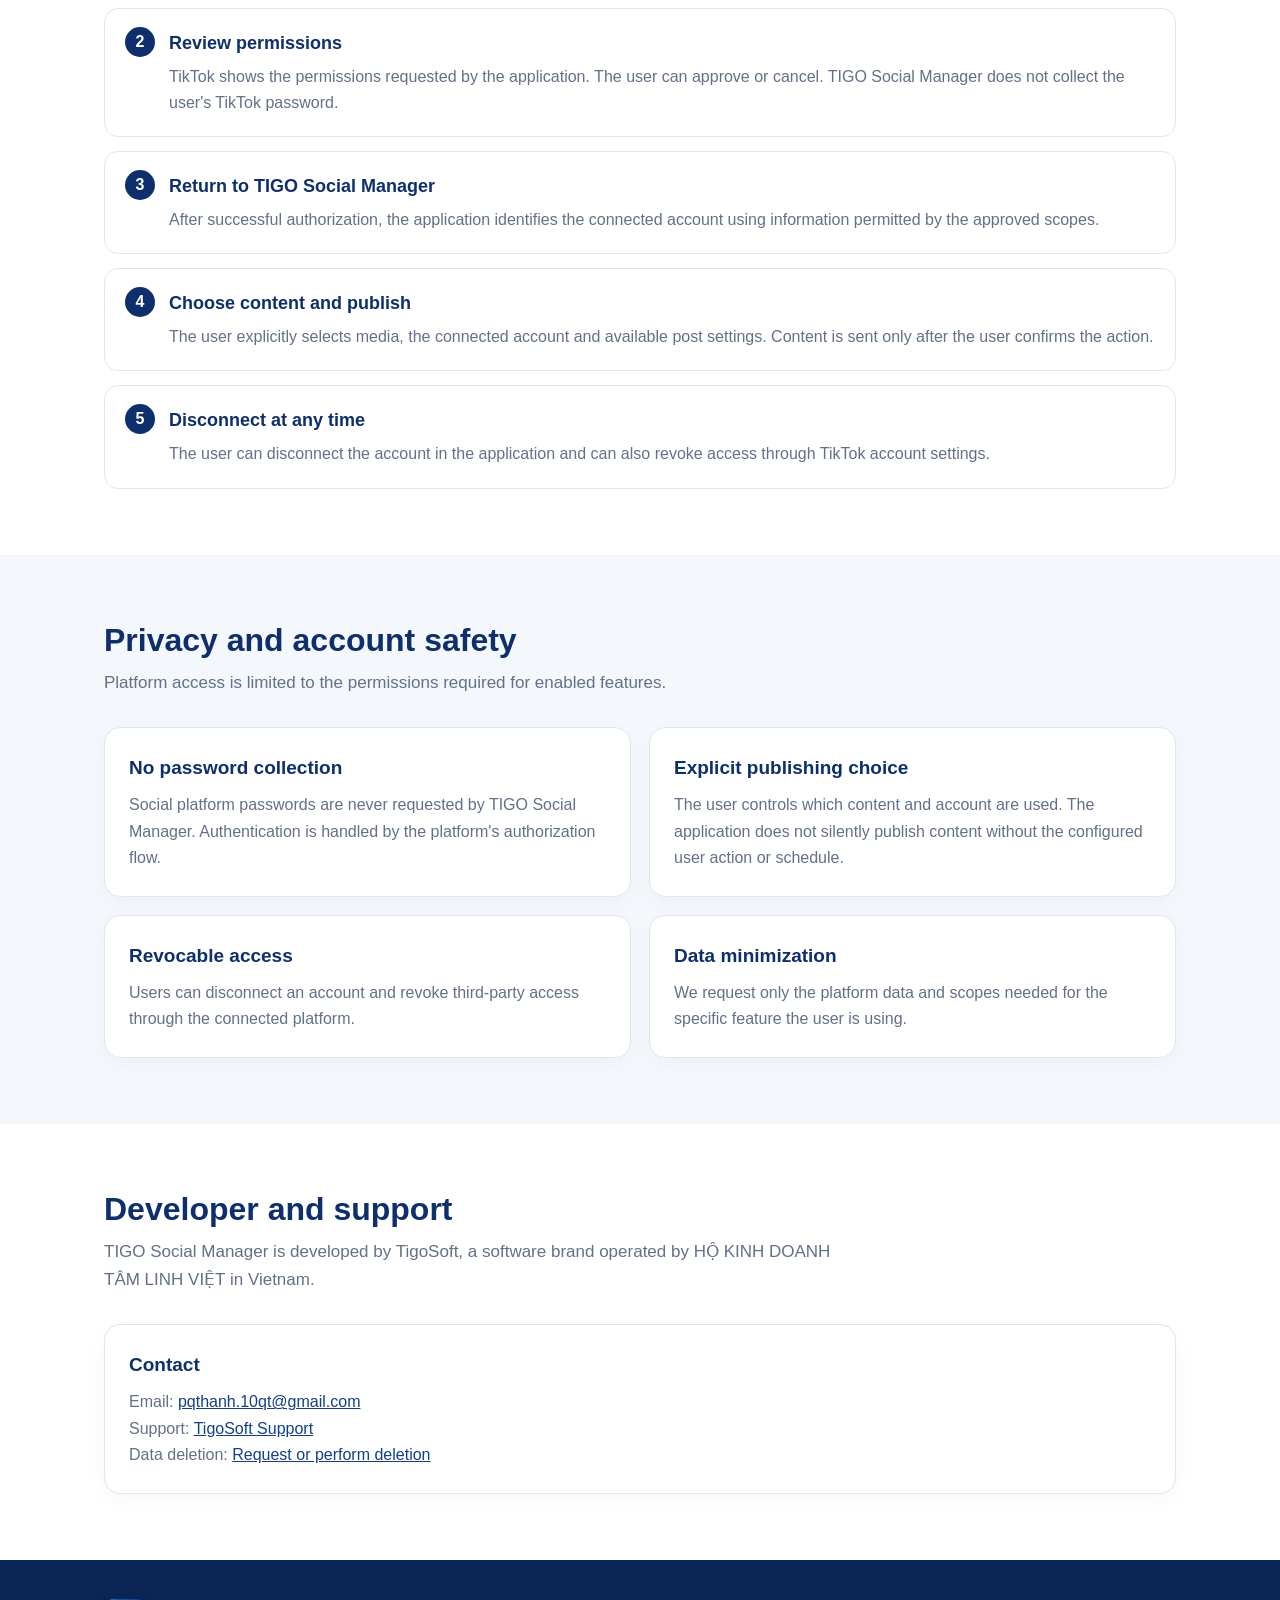
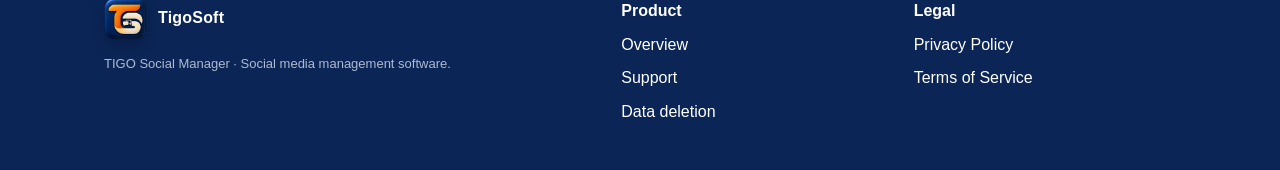
<file: tigo-social-manager/index.html>
<!doctype html>
<html lang="en">
<head>
<meta charset="utf-8"><meta name="viewport" content="width=device-width,initial-scale=1">
<title>TIGO Social Manager | TigoSoft</title>
<meta name="description" content="TIGO Social Manager helps businesses and creators organize content, schedule posts, manage media and connect authorized social accounts.">
<link rel="icon" type="image/png" href="/logo.png"><link rel="apple-touch-icon" href="/logo.png"><link rel="stylesheet" href="/assets/site.css">
</head>
<body>
<header class="site-header"><div class="container row"><a class="brand" href="/"><img src="/logo.png" alt="TIGO Social Manager icon"><span>TIGO Social Manager</span></a>
<nav><a href="#features">Features</a><a href="#tiktok">TikTok integration</a><a href="/support/">Support</a><a href="/privacy/">Privacy</a><a href="/terms/">Terms</a></nav></div></header>

<main>
<section class="hero"><div class="container hero-grid"><div>
<span class="kicker">TigoSoft product · Windows desktop application</span>
<h1>TIGO Social Manager</h1>
<p>A social media management application that helps businesses, creators and content teams organize media, schedule content, manage channels and connect authorized social accounts through supported platform APIs.</p>
<div class="actions"><a class="btn btn-primary" href="#tiktok">How TikTok integration works</a><a class="btn btn-secondary" href="/support/">Get support</a></div>
<div class="visible-legal"><a href="/privacy/">Privacy Policy</a><a href="/terms/">Terms of Service</a></div>
</div>
<div class="product-card">
<img src="/logo.png" alt="TIGO Social Manager icon" style="width:82px;height:82px;border-radius:18px">
<h2 style="color:#0e2f6e;margin:12px 0 4px">One workspace for social operations</h2>
<p style="color:#63708a">Plan → review → authorize → publish → monitor.</p>
<div class="callout"><strong>Security principle:</strong> TIGO Social Manager does not ask users for their TikTok password. TikTok account access is granted through TikTok's own authorization flow.</div>
</div></div></section>

<section id="features"><div class="container">
<div class="section-head"><h2>Core features</h2><p>The application is designed around explicit user control and repeatable content workflows.</p></div>
<div class="grid-3">
<div class="card"><h3>Channel management</h3><p>Connect and organize authorized social accounts and group channels used by the same content team.</p></div>
<div class="card"><h3>Content calendar</h3><p>Prepare publishing schedules, review planned posts and keep content timing organized.</p></div>
<div class="card"><h3>Media library</h3><p>Store and reuse videos, images and approved assets for publishing workflows.</p></div>
<div class="card"><h3>Publishing workflow</h3><p>Select the content, destination account and available post settings before confirming the publishing action.</p></div>
<div class="card"><h3>Inbox workspace</h3><p>Bring supported customer interactions into one workspace when the connected platform provides authorized API access.</p></div>
<div class="card"><h3>Customer organization</h3><p>Keep useful customer context and interaction history inside the application for authorized business workflows.</p></div>
</div>
</div></section>

<section id="tiktok" style="background:#fff"><div class="container">
<div class="section-head"><h2>TikTok integration</h2><p>TIGO Social Manager is designed to use TikTok's official authorization and Content Posting APIs. Availability of each feature depends on TikTok approval and the scopes granted by the user.</p></div>
<div class="steps">
<div class="step"><h3>Connect with TikTok</h3><p>The user selects “Connect TikTok” in TIGO Social Manager and is sent to TikTok's official authorization screen.</p></div>
<div class="step"><h3>Review permissions</h3><p>TikTok shows the permissions requested by the application. The user can approve or cancel. TIGO Social Manager does not collect the user's TikTok password.</p></div>
<div class="step"><h3>Return to TIGO Social Manager</h3><p>After successful authorization, the application identifies the connected account using information permitted by the approved scopes.</p></div>
<div class="step"><h3>Choose content and publish</h3><p>The user explicitly selects media, the connected account and available post settings. Content is sent only after the user confirms the action.</p></div>
<div class="step"><h3>Disconnect at any time</h3><p>The user can disconnect the account in the application and can also revoke access through TikTok account settings.</p></div>
</div>
</div></section>

<section><div class="container">
<div class="section-head"><h2>Privacy and account safety</h2><p>Platform access is limited to the permissions required for enabled features.</p></div>
<div class="grid-2">
<div class="card"><h3>No password collection</h3><p>Social platform passwords are never requested by TIGO Social Manager. Authentication is handled by the platform's authorization flow.</p></div>
<div class="card"><h3>Explicit publishing choice</h3><p>The user controls which content and account are used. The application does not silently publish content without the configured user action or schedule.</p></div>
<div class="card"><h3>Revocable access</h3><p>Users can disconnect an account and revoke third-party access through the connected platform.</p></div>
<div class="card"><h3>Data minimization</h3><p>We request only the platform data and scopes needed for the specific feature the user is using.</p></div>
</div>
</div></section>

<section style="background:#fff"><div class="container">
<div class="section-head"><h2>Developer and support</h2><p>TIGO Social Manager is developed by TigoSoft, a software brand operated by HỘ KINH DOANH TÂM LINH VIỆT in Vietnam.</p></div>
<div class="card"><h3>Contact</h3><p>Email: <a href="mailto:pqthanh.10qt@gmail.com">pqthanh.10qt@gmail.com</a><br>Support: <a href="/support/">TigoSoft Support</a><br>Data deletion: <a href="/data-deletion/">Request or perform deletion</a></p></div>
</div></section>
</main>

<footer class="site-footer"><div class="container footer-grid">
<div><a class="brand" href="/"><img src="/logo.png" alt="TIGO logo"><span>TigoSoft</span></a><p class="small">TIGO Social Manager · Social media management software.</p></div>
<div><div class="footer-title">Product</div><ul><li><a href="/tigo-social-manager/">Overview</a></li><li><a href="/support/">Support</a></li><li><a href="/data-deletion/">Data deletion</a></li></ul></div>
<div><div class="footer-title">Legal</div><ul><li><a href="/privacy/">Privacy Policy</a></li><li><a href="/terms/">Terms of Service</a></li></ul></div>
</div></footer>
</body></html>
</file>
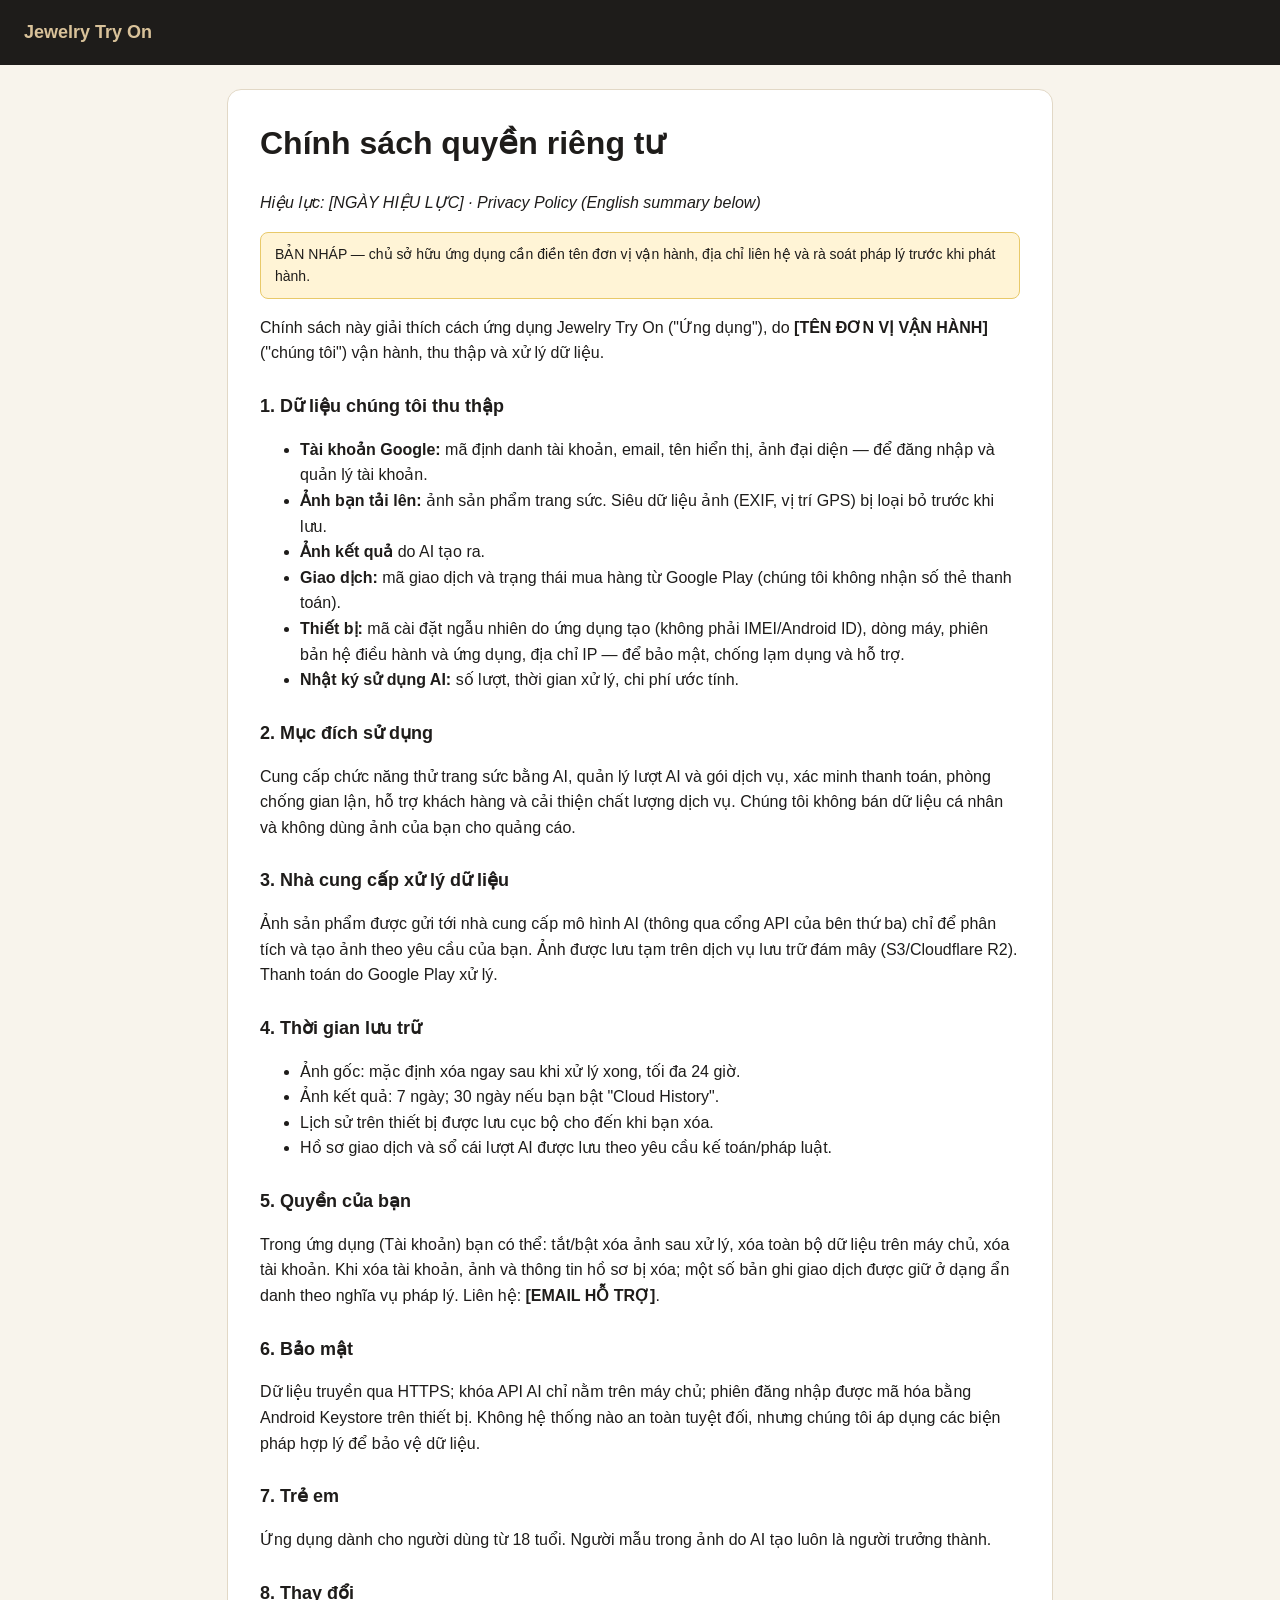
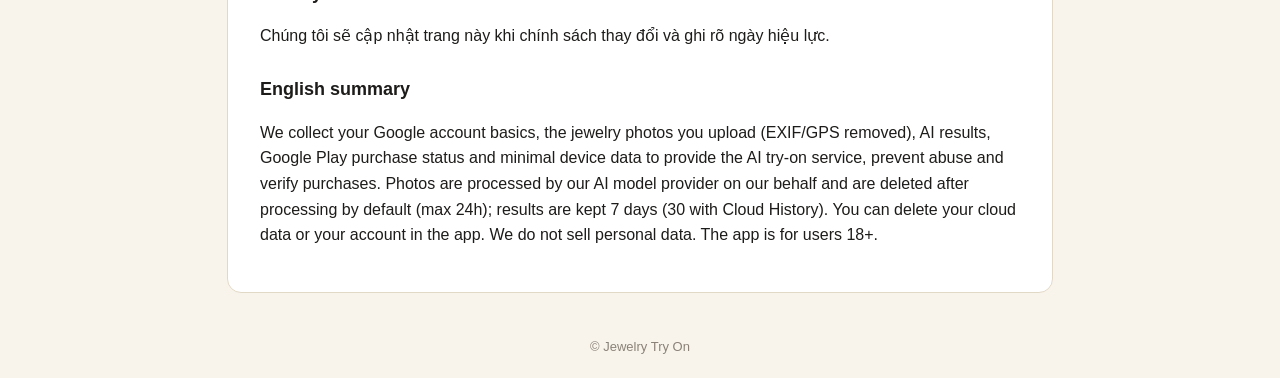
<file: jewelry-try-on/privacy/index.html>
<!doctype html><html lang="vi"><head><meta charset="utf-8"><meta name="viewport" content="width=device-width,initial-scale=1"><title>Chính sách quyền riêng tư – Jewelry Try On</title><style>body{margin:0;font-family:Segoe UI,Arial,sans-serif;background:#F8F4EC;color:#1E1C1A;line-height:1.6}header{background:#1E1C1A;color:#F8F4EC;padding:18px 24px}header a{color:#D9C29A;text-decoration:none;font-weight:700;font-size:18px}main{max-width:760px;margin:24px auto;background:#fff;border-radius:14px;padding:28px 32px;border:1px solid #E2D8C6}h1{margin-top:0}h2{font-size:18px;margin-top:26px}.draft{background:#FFF4D6;border:1px solid #E8C96A;padding:10px 14px;border-radius:8px;font-size:14px}footer{text-align:center;color:#8A8278;font-size:13px;padding:20px}@media(max-width:600px){main{margin:0;border-radius:0;padding:20px 16px}}</style></head>
<body><header><a href="/jewelry-try-on/privacy/">Jewelry Try On</a></header><main>
<h1>Chính sách quyền riêng tư</h1><p><i>Hiệu lực: [NGÀY HIỆU LỰC] · Privacy Policy (English summary below)</i></p>
<p class="draft">BẢN NHÁP — chủ sở hữu ứng dụng cần điền tên đơn vị vận hành, địa chỉ liên hệ và rà soát pháp lý trước khi phát hành.</p>
<p>Chính sách này giải thích cách ứng dụng Jewelry Try On ("Ứng dụng"), do <b>[TÊN ĐƠN VỊ VẬN HÀNH]</b> ("chúng tôi") vận hành, thu thập và xử lý dữ liệu.</p>
<h2>1. Dữ liệu chúng tôi thu thập</h2><ul>
<li><b>Tài khoản Google:</b> mã định danh tài khoản, email, tên hiển thị, ảnh đại diện — để đăng nhập và quản lý tài khoản.</li>
<li><b>Ảnh bạn tải lên:</b> ảnh sản phẩm trang sức. Siêu dữ liệu ảnh (EXIF, vị trí GPS) bị loại bỏ trước khi lưu.</li>
<li><b>Ảnh kết quả</b> do AI tạo ra.</li>
<li><b>Giao dịch:</b> mã giao dịch và trạng thái mua hàng từ Google Play (chúng tôi không nhận số thẻ thanh toán).</li>
<li><b>Thiết bị:</b> mã cài đặt ngẫu nhiên do ứng dụng tạo (không phải IMEI/Android ID), dòng máy, phiên bản hệ điều hành và ứng dụng, địa chỉ IP — để bảo mật, chống lạm dụng và hỗ trợ.</li>
<li><b>Nhật ký sử dụng AI:</b> số lượt, thời gian xử lý, chi phí ước tính.</li></ul>
<h2>2. Mục đích sử dụng</h2><p>Cung cấp chức năng thử trang sức bằng AI, quản lý lượt AI và gói dịch vụ, xác minh thanh toán, phòng chống gian lận, hỗ trợ khách hàng và cải thiện chất lượng dịch vụ. Chúng tôi không bán dữ liệu cá nhân và không dùng ảnh của bạn cho quảng cáo.</p>
<h2>3. Nhà cung cấp xử lý dữ liệu</h2><p>Ảnh sản phẩm được gửi tới nhà cung cấp mô hình AI (thông qua cổng API của bên thứ ba) chỉ để phân tích và tạo ảnh theo yêu cầu của bạn. Ảnh được lưu tạm trên dịch vụ lưu trữ đám mây (S3/Cloudflare R2). Thanh toán do Google Play xử lý.</p>
<h2>4. Thời gian lưu trữ</h2><ul>
<li>Ảnh gốc: mặc định xóa ngay sau khi xử lý xong, tối đa 24 giờ.</li>
<li>Ảnh kết quả: 7 ngày; 30 ngày nếu bạn bật "Cloud History".</li>
<li>Lịch sử trên thiết bị được lưu cục bộ cho đến khi bạn xóa.</li>
<li>Hồ sơ giao dịch và sổ cái lượt AI được lưu theo yêu cầu kế toán/pháp luật.</li></ul>
<h2>5. Quyền của bạn</h2><p>Trong ứng dụng (Tài khoản) bạn có thể: tắt/bật xóa ảnh sau xử lý, xóa toàn bộ dữ liệu trên máy chủ, xóa tài khoản. Khi xóa tài khoản, ảnh và thông tin hồ sơ bị xóa; một số bản ghi giao dịch được giữ ở dạng ẩn danh theo nghĩa vụ pháp lý. Liên hệ: <b>[EMAIL HỖ TRỢ]</b>.</p>
<h2>6. Bảo mật</h2><p>Dữ liệu truyền qua HTTPS; khóa API AI chỉ nằm trên máy chủ; phiên đăng nhập được mã hóa bằng Android Keystore trên thiết bị. Không hệ thống nào an toàn tuyệt đối, nhưng chúng tôi áp dụng các biện pháp hợp lý để bảo vệ dữ liệu.</p>
<h2>7. Trẻ em</h2><p>Ứng dụng dành cho người dùng từ 18 tuổi. Người mẫu trong ảnh do AI tạo luôn là người trưởng thành.</p>
<h2>8. Thay đổi</h2><p>Chúng tôi sẽ cập nhật trang này khi chính sách thay đổi và ghi rõ ngày hiệu lực.</p>
<h2>English summary</h2><p>We collect your Google account basics, the jewelry photos you upload (EXIF/GPS removed), AI results, Google Play purchase status and minimal device data to provide the AI try-on service, prevent abuse and verify purchases. Photos are processed by our AI model provider on our behalf and are deleted after processing by default (max 24h); results are kept 7 days (30 with Cloud History). You can delete your cloud data or your account in the app. We do not sell personal data. The app is for users 18+.</p>
</main><footer>© Jewelry Try On</footer></body></html>
</file>
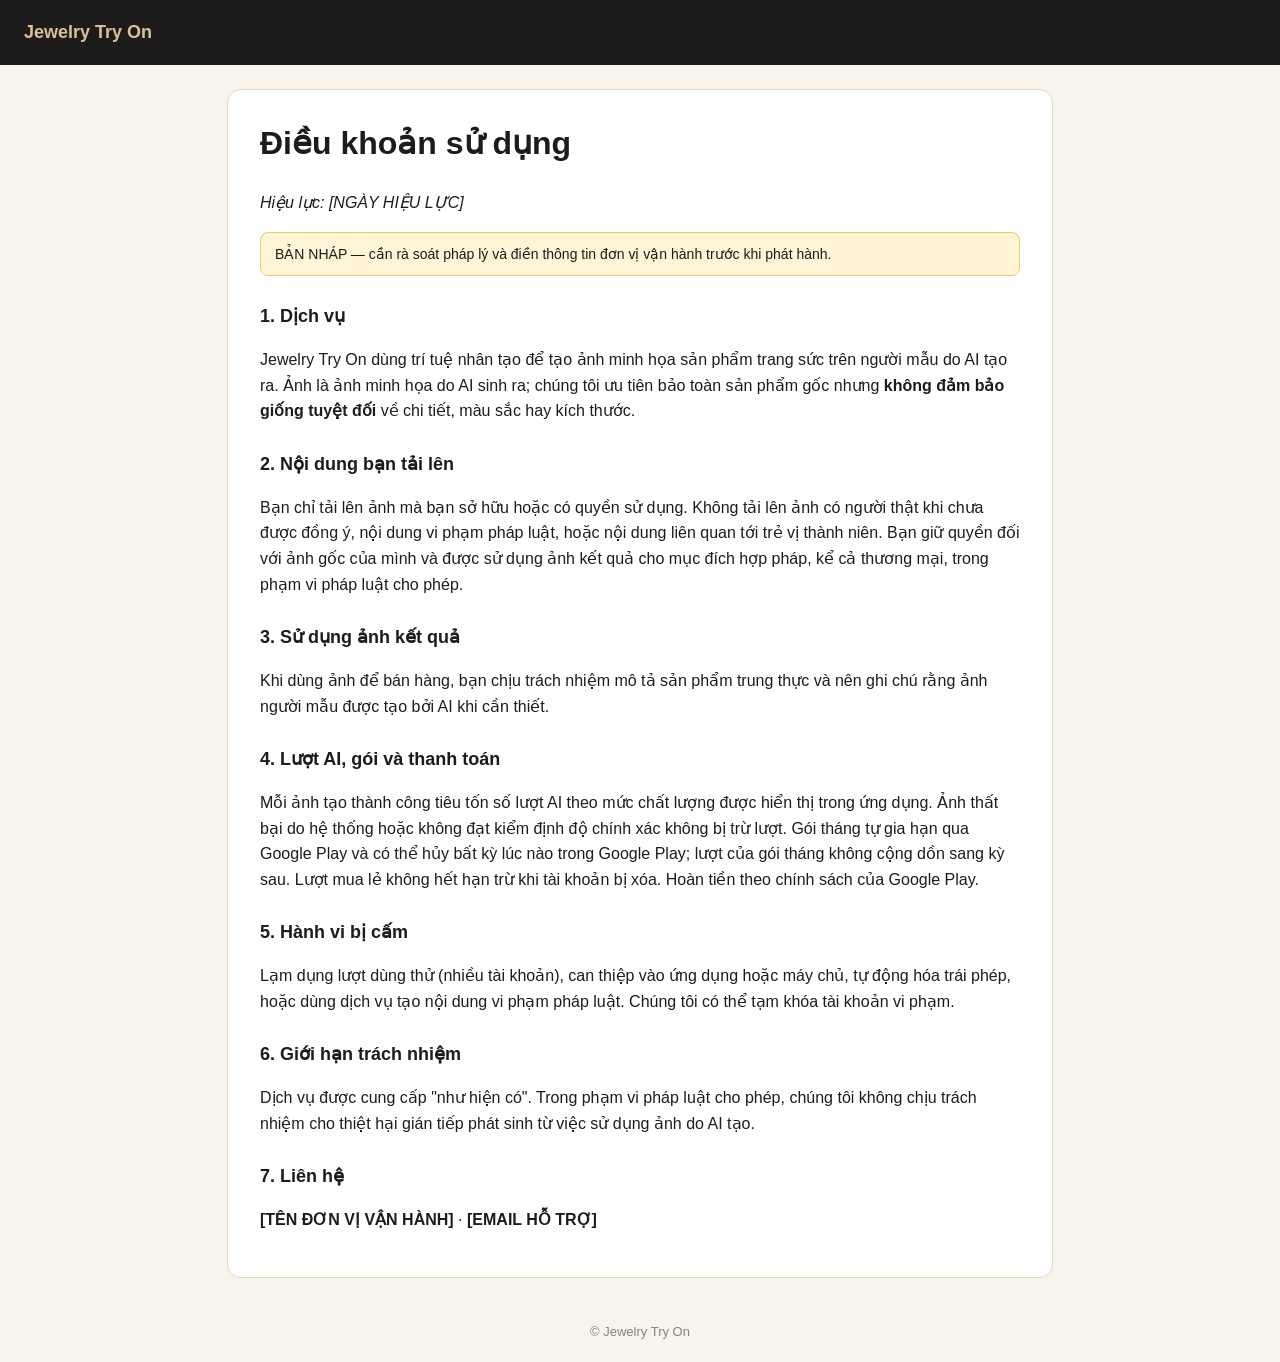
<file: jewelry-try-on/terms/index.html>
<!doctype html><html lang="vi"><head><meta charset="utf-8"><meta name="viewport" content="width=device-width,initial-scale=1"><title>Điều khoản sử dụng – Jewelry Try On</title><style>body{margin:0;font-family:Segoe UI,Arial,sans-serif;background:#F8F4EC;color:#1E1C1A;line-height:1.6}header{background:#1E1C1A;color:#F8F4EC;padding:18px 24px}header a{color:#D9C29A;text-decoration:none;font-weight:700;font-size:18px}main{max-width:760px;margin:24px auto;background:#fff;border-radius:14px;padding:28px 32px;border:1px solid #E2D8C6}h1{margin-top:0}h2{font-size:18px;margin-top:26px}.draft{background:#FFF4D6;border:1px solid #E8C96A;padding:10px 14px;border-radius:8px;font-size:14px}footer{text-align:center;color:#8A8278;font-size:13px;padding:20px}@media(max-width:600px){main{margin:0;border-radius:0;padding:20px 16px}}</style></head>
<body><header><a href="/jewelry-try-on/terms/">Jewelry Try On</a></header><main>
<h1>Điều khoản sử dụng</h1><p><i>Hiệu lực: [NGÀY HIỆU LỰC]</i></p>
<p class="draft">BẢN NHÁP — cần rà soát pháp lý và điền thông tin đơn vị vận hành trước khi phát hành.</p>
<h2>1. Dịch vụ</h2><p>Jewelry Try On dùng trí tuệ nhân tạo để tạo ảnh minh họa sản phẩm trang sức trên người mẫu do AI tạo ra. Ảnh là ảnh minh họa do AI sinh ra; chúng tôi ưu tiên bảo toàn sản phẩm gốc nhưng <b>không đảm bảo giống tuyệt đối</b> về chi tiết, màu sắc hay kích thước.</p>
<h2>2. Nội dung bạn tải lên</h2><p>Bạn chỉ tải lên ảnh mà bạn sở hữu hoặc có quyền sử dụng. Không tải lên ảnh có người thật khi chưa được đồng ý, nội dung vi phạm pháp luật, hoặc nội dung liên quan tới trẻ vị thành niên. Bạn giữ quyền đối với ảnh gốc của mình và được sử dụng ảnh kết quả cho mục đích hợp pháp, kể cả thương mại, trong phạm vi pháp luật cho phép.</p>
<h2>3. Sử dụng ảnh kết quả</h2><p>Khi dùng ảnh để bán hàng, bạn chịu trách nhiệm mô tả sản phẩm trung thực và nên ghi chú rằng ảnh người mẫu được tạo bởi AI khi cần thiết.</p>
<h2>4. Lượt AI, gói và thanh toán</h2><p>Mỗi ảnh tạo thành công tiêu tốn số lượt AI theo mức chất lượng được hiển thị trong ứng dụng. Ảnh thất bại do hệ thống hoặc không đạt kiểm định độ chính xác không bị trừ lượt. Gói tháng tự gia hạn qua Google Play và có thể hủy bất kỳ lúc nào trong Google Play; lượt của gói tháng không cộng dồn sang kỳ sau. Lượt mua lẻ không hết hạn trừ khi tài khoản bị xóa. Hoàn tiền theo chính sách của Google Play.</p>
<h2>5. Hành vi bị cấm</h2><p>Lạm dụng lượt dùng thử (nhiều tài khoản), can thiệp vào ứng dụng hoặc máy chủ, tự động hóa trái phép, hoặc dùng dịch vụ tạo nội dung vi phạm pháp luật. Chúng tôi có thể tạm khóa tài khoản vi phạm.</p>
<h2>6. Giới hạn trách nhiệm</h2><p>Dịch vụ được cung cấp "như hiện có". Trong phạm vi pháp luật cho phép, chúng tôi không chịu trách nhiệm cho thiệt hại gián tiếp phát sinh từ việc sử dụng ảnh do AI tạo.</p>
<h2>7. Liên hệ</h2><p><b>[TÊN ĐƠN VỊ VẬN HÀNH]</b> · <b>[EMAIL HỖ TRỢ]</b></p>
</main><footer>© Jewelry Try On</footer></body></html>
</file>
<file: assets/site.css>
:root{
  --navy:#0e2f6e;--navy2:#123f8d;--orange:#f47a12;--ink:#15213a;--muted:#63708a;
  --bg:#f4f7fb;--card:#fff;--line:#dfe6f0;--soft:#eef4ff;--green:#147a58;
}
*{box-sizing:border-box}
html{scroll-behavior:smooth}
body{margin:0;font-family:Segoe UI,Inter,Arial,sans-serif;background:var(--bg);color:var(--ink);line-height:1.65}
a{color:var(--navy2)}
.container{max-width:1120px;margin:auto;padding:0 24px}
.site-header{position:sticky;top:0;z-index:20;background:#0e2f6ef2;color:#fff;border-bottom:1px solid #ffffff22;backdrop-filter:blur(8px)}
.site-header .row{height:72px;display:flex;align-items:center;justify-content:space-between;gap:24px}
.brand{display:flex;align-items:center;gap:12px;color:#fff;text-decoration:none;font-weight:800;letter-spacing:.2px}
.brand img{width:42px;height:42px;border-radius:11px;object-fit:cover;box-shadow:0 4px 14px #0003}
nav{display:flex;gap:22px;align-items:center;flex-wrap:wrap}
nav a{color:#eaf1ff;text-decoration:none;font-weight:650;font-size:14px}
nav a:hover{color:#fff}
.hero{background:linear-gradient(135deg,#0e2f6e,#123f8d 58%,#1956b1);color:#fff;padding:76px 0 70px}
.hero-grid{display:grid;grid-template-columns:1.12fr .88fr;gap:46px;align-items:center}
.kicker{display:inline-flex;align-items:center;gap:8px;background:#ffffff18;border:1px solid #ffffff2d;border-radius:999px;padding:7px 12px;font-size:13px;font-weight:700}
h1{font-size:48px;line-height:1.08;margin:18px 0 18px;letter-spacing:-1.5px}
.hero p{font-size:19px;color:#e4ecff;max-width:720px}
.actions{display:flex;gap:12px;flex-wrap:wrap;margin-top:28px}
.btn{display:inline-flex;align-items:center;justify-content:center;padding:12px 17px;border-radius:10px;text-decoration:none;font-weight:750;border:1px solid transparent}
.btn-primary{background:var(--orange);color:#fff}
.btn-secondary{background:#fff;color:var(--navy);border-color:#fff}
.product-card{background:#fff;color:var(--ink);border-radius:20px;padding:22px;border:1px solid #ffffff66;box-shadow:0 18px 55px #061c4b55}
.app-window{border:1px solid var(--line);border-radius:14px;overflow:hidden;background:#f9fbff}
.app-top{height:38px;background:#0e2f6e;display:flex;align-items:center;padding:0 12px;gap:6px}
.dot{width:9px;height:9px;border-radius:50%;background:#fff7}
.app-body{display:grid;grid-template-columns:120px 1fr;min-height:250px}
.side{background:#163d7d;color:#dce9ff;padding:16px 12px;font-size:12px}
.side div{padding:8px 4px;border-bottom:1px solid #ffffff16}
.mainmock{padding:18px}
.mock-title{font-size:18px;font-weight:800;color:var(--navy)}
.mock-row{display:grid;grid-template-columns:repeat(2,1fr);gap:10px;margin-top:14px}
.mock-box{height:78px;background:#eef3fb;border:1px solid #d9e2f1;border-radius:10px;padding:10px;font-size:12px;color:#5e6c85}
section{padding:66px 0}
.section-head{max-width:760px;margin-bottom:30px}
.section-head h2{font-size:32px;line-height:1.2;margin:0 0 10px;color:var(--navy)}
.section-head p{margin:0;color:var(--muted);font-size:17px}
.grid-3{display:grid;grid-template-columns:repeat(3,1fr);gap:18px}
.grid-2{display:grid;grid-template-columns:repeat(2,1fr);gap:18px}
.card{background:var(--card);border:1px solid var(--line);border-radius:16px;padding:24px;box-shadow:0 6px 20px #0e2f6e08}
.card h3{margin:0 0 9px;color:var(--navy);font-size:19px}
.card p{margin:0;color:var(--muted)}
.badge{display:inline-block;background:var(--soft);color:var(--navy);padding:5px 9px;border-radius:999px;font-size:12px;font-weight:750;margin-bottom:10px}
.steps{counter-reset:step;display:grid;gap:14px}
.step{counter-increment:step;background:#fff;border:1px solid var(--line);border-radius:14px;padding:20px 20px 20px 64px;position:relative}
.step:before{content:counter(step);position:absolute;left:20px;top:18px;width:30px;height:30px;border-radius:50%;background:var(--navy);color:#fff;display:grid;place-items:center;font-weight:800}
.step h3{margin:0 0 5px;color:var(--navy);font-size:18px}
.step p{margin:0;color:var(--muted)}
.callout{background:#eaf6f1;border:1px solid #bfe2d4;color:#235b48;border-radius:14px;padding:20px}
.legal{max-width:860px;margin:34px auto;background:#fff;border:1px solid var(--line);border-radius:18px;padding:34px}
.legal h1{font-size:36px;color:var(--navy);margin:0 0 8px}
.legal h2{font-size:21px;color:var(--navy);margin-top:28px}
.legal .date{color:var(--muted);font-size:14px}
.legal li{margin:7px 0}
.site-footer{background:#0b2556;color:#dbe6fb;padding:38px 0}
.footer-grid{display:grid;grid-template-columns:1.3fr .7fr .7fr;gap:30px}
.site-footer a{color:#fff;text-decoration:none}
.site-footer ul{list-style:none;margin:0;padding:0}
.site-footer li{margin:7px 0}
.footer-title{font-weight:800;color:#fff;margin-bottom:8px}
.small{font-size:13px;color:#aebbd2}
.visible-legal{display:flex;gap:15px;flex-wrap:wrap;margin-top:16px}
.visible-legal a{color:#fff;font-weight:750;text-decoration:underline}
@media(max-width:820px){
  .hero-grid,.grid-3,.grid-2,.footer-grid{grid-template-columns:1fr}
  .hero{padding-top:48px}h1{font-size:38px}
  nav{display:none}
}
</file>
